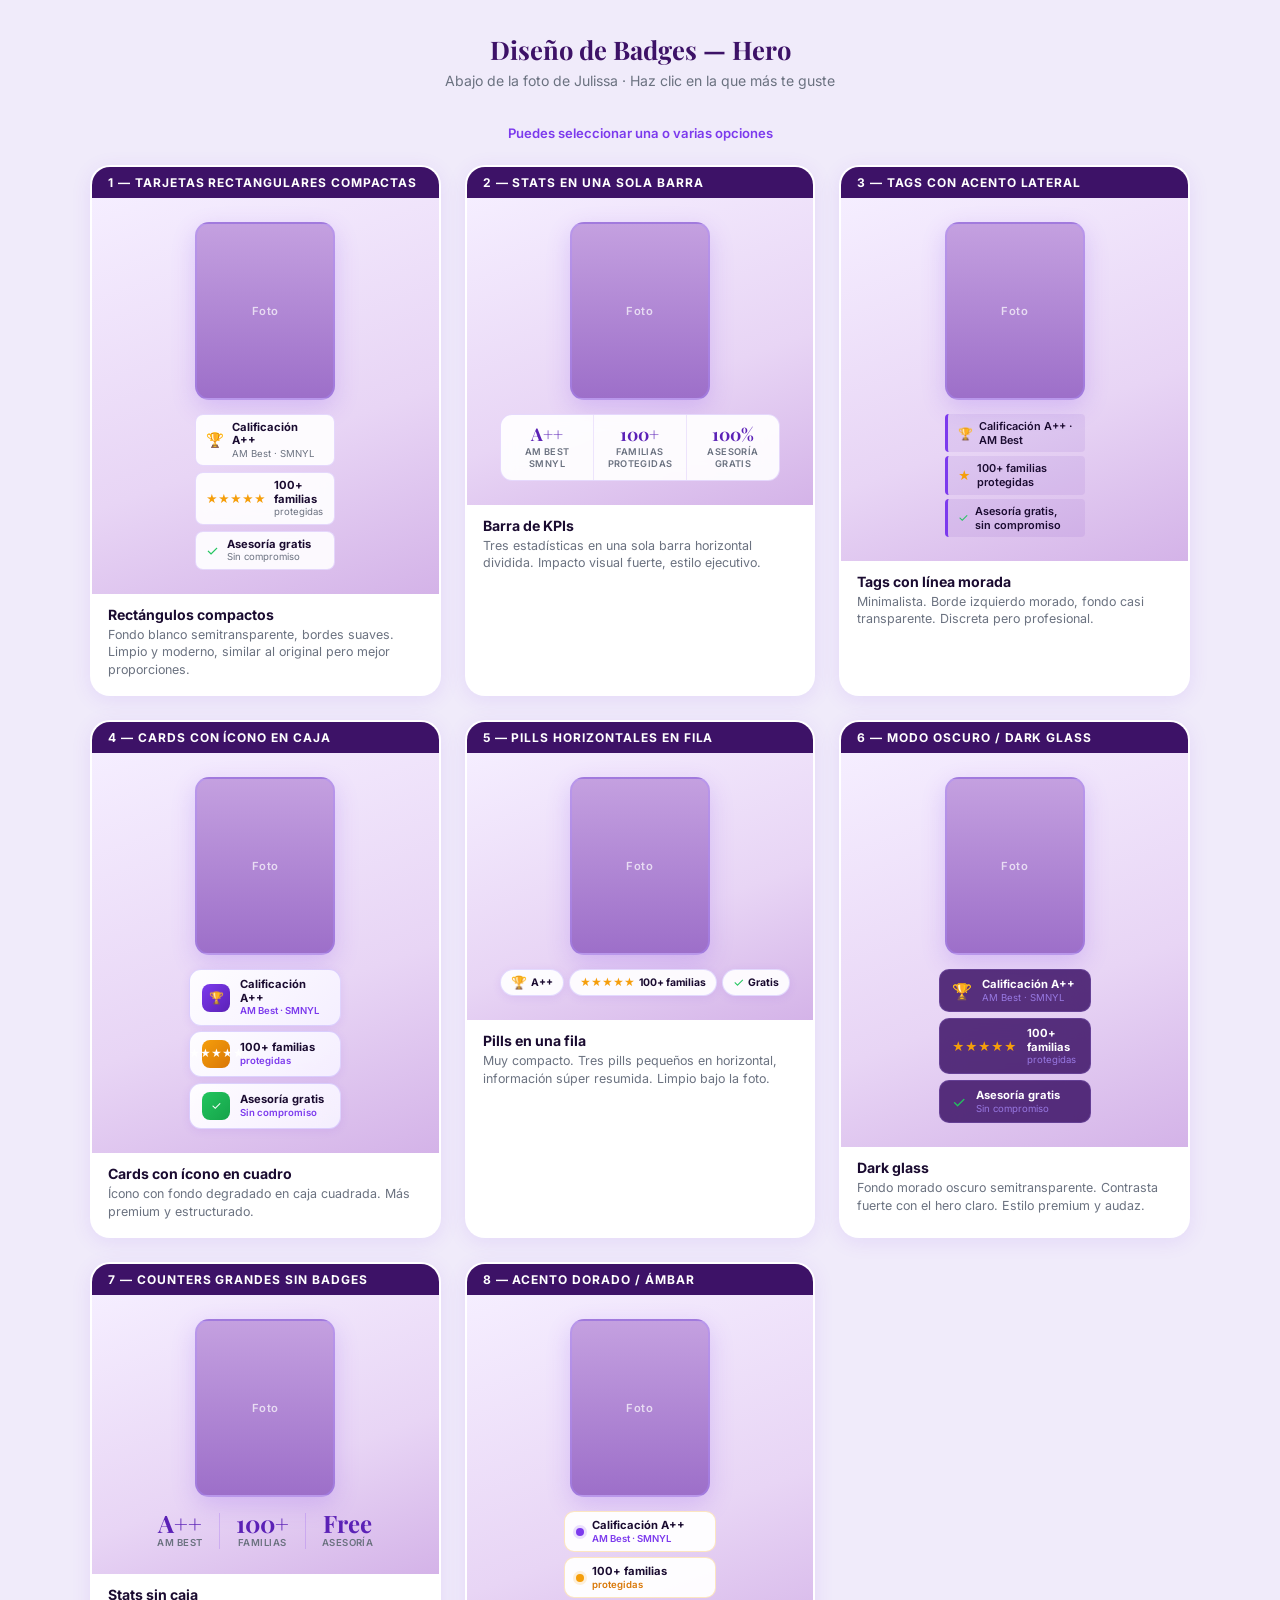
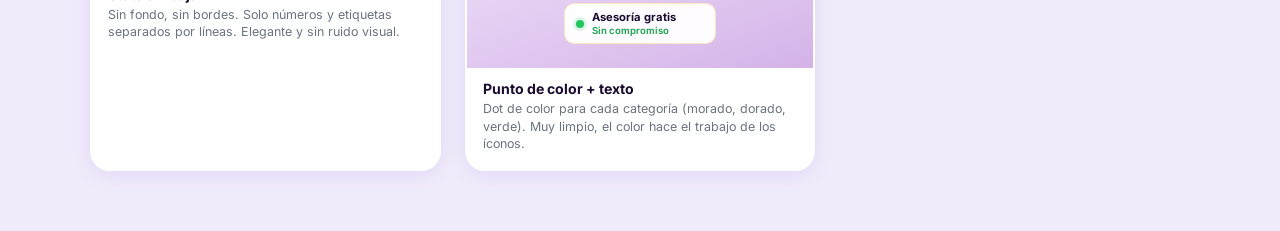
<file: .superpowers/brainstorm/70006-1774216731/badges.html>
<!DOCTYPE html>
<html lang="es">
<head>
<meta charset="UTF-8">
<meta name="viewport" content="width=device-width, initial-scale=1.0">
<title>Badge Designs</title>
<link href="https://fonts.googleapis.com/css2?family=Inter:wght@300;400;500;600;700;800&family=Playfair+Display:ital,wght@0,700;1,700&display=swap" rel="stylesheet">
<style>
  *, *::before, *::after { margin: 0; padding: 0; box-sizing: border-box; }
  body {
    font-family: 'Inter', sans-serif;
    background: #f0ebfa;
    color: #1A0B30;
    padding: 32px 24px 60px;
    min-height: 100vh;
  }

  h1 {
    font-family: 'Playfair Display', serif;
    font-size: 1.6rem;
    text-align: center;
    color: #3D1267;
    margin-bottom: 6px;
  }
  .subtitle {
    text-align: center;
    color: #6B7280;
    font-size: 0.88rem;
    margin-bottom: 36px;
  }

  .grid {
    display: grid;
    grid-template-columns: repeat(auto-fill, minmax(320px, 1fr));
    gap: 24px;
    max-width: 1100px;
    margin: 0 auto;
  }

  .card {
    background: white;
    border-radius: 20px;
    overflow: hidden;
    cursor: pointer;
    border: 2.5px solid transparent;
    transition: all 0.2s ease;
    box-shadow: 0 4px 20px rgba(124,58,237,0.10);
    position: relative;
  }
  .card:hover { transform: translateY(-3px); box-shadow: 0 8px 32px rgba(124,58,237,0.18); }
  .card.selected {
    border-color: #7C3AED;
    box-shadow: 0 0 0 4px rgba(124,58,237,0.18), 0 8px 32px rgba(124,58,237,0.20);
  }
  .card.selected::after {
    content: '✓ Seleccionado';
    position: absolute;
    top: 12px; right: 12px;
    background: #7C3AED;
    color: white;
    font-size: 0.72rem;
    font-weight: 700;
    padding: 4px 10px;
    border-radius: 20px;
    letter-spacing: 0.03em;
  }

  .card-label {
    background: #3D1267;
    color: white;
    font-size: 0.75rem;
    font-weight: 700;
    letter-spacing: 0.08em;
    text-transform: uppercase;
    padding: 8px 16px;
  }

  .preview {
    background: linear-gradient(160deg, #f5eeff 0%, #e8d5f5 60%, #d4b3e8 100%);
    padding: 24px 20px;
    display: flex;
    flex-direction: column;
    align-items: center;
    gap: 14px;
  }

  /* Shared photo placeholder */
  .photo-placeholder {
    width: 140px;
    height: 178px;
    border-radius: 14px;
    background: linear-gradient(180deg, #c4a0e0 0%, #9d6fc9 100%);
    display: flex;
    align-items: center;
    justify-content: center;
    color: rgba(255,255,255,0.7);
    font-size: 0.7rem;
    letter-spacing: 0.05em;
    font-weight: 600;
    border: 2px solid rgba(167,139,250,0.4);
    box-shadow: 0 8px 24px rgba(124,58,237,0.20);
    flex-shrink: 0;
  }

  /* ── OPCIÓN 1: Stat chips compactos ── */
  .opt1-badges { display: flex; flex-direction: column; gap: 6px; width: 140px; }
  .opt1-badge {
    display: flex; align-items: center; gap: 8px;
    background: rgba(255,255,255,0.90);
    border: 1px solid rgba(124,58,237,0.18);
    border-radius: 8px;
    padding: 6px 10px;
    backdrop-filter: blur(8px);
  }
  .opt1-icon { font-size: 0.9rem; flex-shrink: 0; }
  .opt1-text { display: flex; flex-direction: column; }
  .opt1-strong { font-size: 0.70rem; font-weight: 700; color: #1A0B30; line-height: 1.2; }
  .opt1-sub { font-size: 0.60rem; color: #6B7280; line-height: 1.2; }

  /* ── OPCIÓN 2: Stats en fila tipo KPI ── */
  .opt2-badges {
    display: flex; gap: 0;
    background: rgba(255,255,255,0.92);
    border-radius: 12px;
    border: 1px solid rgba(124,58,237,0.18);
    overflow: hidden;
    width: 100%;
    max-width: 280px;
    backdrop-filter: blur(8px);
  }
  .opt2-badge {
    flex: 1; padding: 10px 8px;
    text-align: center;
    border-right: 1px solid rgba(124,58,237,0.12);
  }
  .opt2-badge:last-child { border-right: none; }
  .opt2-num { font-family: 'Playfair Display', serif; font-size: 1.1rem; color: #5B21B6; font-weight: 700; display: block; line-height: 1; margin-bottom: 3px; }
  .opt2-label { font-size: 0.58rem; color: #6B7280; font-weight: 600; text-transform: uppercase; letter-spacing: 0.04em; line-height: 1.3; display: block; }

  /* ── OPCIÓN 3: Tags minimalistas ── */
  .opt3-badges { display: flex; flex-direction: column; gap: 4px; width: 140px; }
  .opt3-badge {
    display: flex; align-items: center; gap: 6px;
    padding: 5px 10px;
    border-radius: 4px;
    background: rgba(91,33,182,0.08);
    border-left: 3px solid #7C3AED;
  }
  .opt3-icon { font-size: 0.75rem; color: #7C3AED; flex-shrink: 0; }
  .opt3-text { font-size: 0.68rem; font-weight: 600; color: #1A0B30; line-height: 1.3; }

  /* ── OPCIÓN 4: Cards glassmorphism con gradiente ── */
  .opt4-badges { display: flex; flex-direction: column; gap: 6px; width: 152px; }
  .opt4-badge {
    display: flex; align-items: center; gap: 10px;
    background: linear-gradient(135deg, rgba(255,255,255,0.95) 0%, rgba(245,240,255,0.95) 100%);
    border: 1px solid rgba(167,139,250,0.35);
    border-radius: 12px;
    padding: 8px 12px;
    backdrop-filter: blur(12px);
    box-shadow: 0 2px 8px rgba(124,58,237,0.10);
  }
  .opt4-icon-wrap {
    width: 28px; height: 28px;
    border-radius: 8px;
    background: linear-gradient(135deg, #7C3AED, #5B21B6);
    display: flex; align-items: center; justify-content: center;
    flex-shrink: 0;
    font-size: 0.75rem;
    color: white;
  }
  .opt4-text { display: flex; flex-direction: column; }
  .opt4-strong { font-size: 0.70rem; font-weight: 700; color: #1A0B30; line-height: 1.2; }
  .opt4-sub { font-size: 0.60rem; color: #7C3AED; font-weight: 600; line-height: 1.2; }

  /* ── OPCIÓN 5: Horizontal floating row ── */
  .opt5-badges { display: flex; gap: 5px; flex-wrap: nowrap; max-width: 280px; }
  .opt5-badge {
    display: flex; align-items: center; gap: 4px;
    background: rgba(255,255,255,0.92);
    border: 1px solid rgba(167,139,250,0.30);
    border-radius: 20px;
    padding: 5px 10px;
    white-space: nowrap;
    box-shadow: 0 2px 8px rgba(124,58,237,0.10);
    backdrop-filter: blur(8px);
  }
  .opt5-icon { font-size: 0.8rem; }
  .opt5-text { font-size: 0.65rem; font-weight: 700; color: #1A0B30; }

  /* ── OPCIÓN 6: Dark modo tarjeta ── */
  .opt6-badges { display: flex; flex-direction: column; gap: 6px; width: 152px; }
  .opt6-badge {
    display: flex; align-items: center; gap: 10px;
    background: rgba(61,18,103,0.85);
    border: 1px solid rgba(167,139,250,0.20);
    border-radius: 10px;
    padding: 8px 12px;
    backdrop-filter: blur(12px);
  }
  .opt6-icon { font-size: 1rem; color: #A78BFA; flex-shrink: 0; }
  .opt6-text { display: flex; flex-direction: column; }
  .opt6-strong { font-size: 0.70rem; font-weight: 700; color: white; line-height: 1.2; }
  .opt6-sub { font-size: 0.60rem; color: rgba(167,139,250,0.80); line-height: 1.2; }

  /* ── OPCIÓN 7: Solo números grandes estilo counter ── */
  .opt7-badges {
    display: flex; gap: 16px;
    width: 100%; max-width: 280px;
    justify-content: center;
  }
  .opt7-badge { display: flex; flex-direction: column; align-items: center; gap: 2px; }
  .opt7-num { font-family: 'Playfair Display', serif; font-size: 1.5rem; color: #5B21B6; font-weight: 700; line-height: 1; }
  .opt7-label { font-size: 0.60rem; color: #6B7280; font-weight: 600; text-align: center; text-transform: uppercase; letter-spacing: 0.05em; max-width: 60px; line-height: 1.3; }
  .opt7-sep { width: 1px; height: 36px; background: rgba(124,58,237,0.20); align-self: center; }

  /* ── OPCIÓN 8: Ámbar/dorado highlight ── */
  .opt8-badges { display: flex; flex-direction: column; gap: 5px; width: 152px; }
  .opt8-badge {
    display: flex; align-items: center; gap: 8px;
    background: rgba(255,255,255,0.95);
    border: 1px solid rgba(245,158,11,0.25);
    border-radius: 10px;
    padding: 7px 11px;
  }
  .opt8-dot {
    width: 8px; height: 8px; border-radius: 50%;
    background: #F59E0B;
    flex-shrink: 0;
    box-shadow: 0 0 0 3px rgba(245,158,11,0.15);
  }
  .opt8-text { display: flex; flex-direction: column; }
  .opt8-strong { font-size: 0.70rem; font-weight: 700; color: #1A0B30; line-height: 1.2; }
  .opt8-sub { font-size: 0.60rem; color: #D97706; font-weight: 600; line-height: 1.2; }

  .desc {
    padding: 12px 16px 16px;
  }
  .desc h3 { font-size: 0.88rem; font-weight: 700; color: #1A0B30; margin-bottom: 3px; }
  .desc p { font-size: 0.78rem; color: #6B7280; line-height: 1.4; }

  .instruction {
    text-align: center;
    font-size: 0.82rem;
    color: #7C3AED;
    font-weight: 600;
    margin-bottom: 24px;
  }
</style>
</head>
<body>
<h1>Diseño de Badges — Hero</h1>
<p class="subtitle">Abajo de la foto de Julissa · Haz clic en la que más te guste</p>
<p class="instruction">Puedes seleccionar una o varias opciones</p>

<div class="grid">

  <!-- OPCIÓN 1 -->
  <div class="card" data-choice="1" onclick="toggleCard(this)">
    <div class="card-label">1 — Tarjetas rectangulares compactas</div>
    <div class="preview">
      <div class="photo-placeholder">Foto</div>
      <div class="opt1-badges">
        <div class="opt1-badge">
          <span class="opt1-icon">🏆</span>
          <div class="opt1-text"><span class="opt1-strong">Calificación A++</span><span class="opt1-sub">AM Best · SMNYL</span></div>
        </div>
        <div class="opt1-badge">
          <span class="opt1-icon" style="color:#F59E0B;font-size:0.7rem;">★★★★★</span>
          <div class="opt1-text"><span class="opt1-strong">100+ familias</span><span class="opt1-sub">protegidas</span></div>
        </div>
        <div class="opt1-badge">
          <span class="opt1-icon" style="color:#22c55e;">✓</span>
          <div class="opt1-text"><span class="opt1-strong">Asesoría gratis</span><span class="opt1-sub">Sin compromiso</span></div>
        </div>
      </div>
    </div>
    <div class="desc">
      <h3>Rectángulos compactos</h3>
      <p>Fondo blanco semitransparente, bordes suaves. Limpio y moderno, similar al original pero mejor proporciones.</p>
    </div>
  </div>

  <!-- OPCIÓN 2 -->
  <div class="card" data-choice="2" onclick="toggleCard(this)">
    <div class="card-label">2 — Stats en una sola barra</div>
    <div class="preview">
      <div class="photo-placeholder">Foto</div>
      <div class="opt2-badges">
        <div class="opt2-badge">
          <span class="opt2-num">A++</span>
          <span class="opt2-label">AM Best SMNYL</span>
        </div>
        <div class="opt2-badge">
          <span class="opt2-num">100+</span>
          <span class="opt2-label">familias protegidas</span>
        </div>
        <div class="opt2-badge">
          <span class="opt2-num">100%</span>
          <span class="opt2-label">asesoría gratis</span>
        </div>
      </div>
    </div>
    <div class="desc">
      <h3>Barra de KPIs</h3>
      <p>Tres estadísticas en una sola barra horizontal dividida. Impacto visual fuerte, estilo ejecutivo.</p>
    </div>
  </div>

  <!-- OPCIÓN 3 -->
  <div class="card" data-choice="3" onclick="toggleCard(this)">
    <div class="card-label">3 — Tags con acento lateral</div>
    <div class="preview">
      <div class="photo-placeholder">Foto</div>
      <div class="opt3-badges">
        <div class="opt3-badge">
          <span class="opt3-icon">🏆</span>
          <span class="opt3-text">Calificación A++ · AM Best</span>
        </div>
        <div class="opt3-badge">
          <span class="opt3-icon" style="color:#F59E0B;">★</span>
          <span class="opt3-text">100+ familias protegidas</span>
        </div>
        <div class="opt3-badge">
          <span class="opt3-icon" style="color:#22c55e;">✓</span>
          <span class="opt3-text">Asesoría gratis, sin compromiso</span>
        </div>
      </div>
    </div>
    <div class="desc">
      <h3>Tags con línea morada</h3>
      <p>Minimalista. Borde izquierdo morado, fondo casi transparente. Discreta pero profesional.</p>
    </div>
  </div>

  <!-- OPCIÓN 4 -->
  <div class="card" data-choice="4" onclick="toggleCard(this)">
    <div class="card-label">4 — Cards con ícono en caja</div>
    <div class="preview">
      <div class="photo-placeholder">Foto</div>
      <div class="opt4-badges">
        <div class="opt4-badge">
          <div class="opt4-icon-wrap">🏆</div>
          <div class="opt4-text"><span class="opt4-strong">Calificación A++</span><span class="opt4-sub">AM Best · SMNYL</span></div>
        </div>
        <div class="opt4-badge">
          <div class="opt4-icon-wrap" style="background:linear-gradient(135deg,#F59E0B,#D97706);font-size:0.65rem;">★★★★★</div>
          <div class="opt4-text"><span class="opt4-strong">100+ familias</span><span class="opt4-sub">protegidas</span></div>
        </div>
        <div class="opt4-badge">
          <div class="opt4-icon-wrap" style="background:linear-gradient(135deg,#22c55e,#16a34a);">✓</div>
          <div class="opt4-text"><span class="opt4-strong">Asesoría gratis</span><span class="opt4-sub">Sin compromiso</span></div>
        </div>
      </div>
    </div>
    <div class="desc">
      <h3>Cards con ícono en cuadro</h3>
      <p>Ícono con fondo degradado en caja cuadrada. Más premium y estructurado.</p>
    </div>
  </div>

  <!-- OPCIÓN 5 -->
  <div class="card" data-choice="5" onclick="toggleCard(this)">
    <div class="card-label">5 — Pills horizontales en fila</div>
    <div class="preview">
      <div class="photo-placeholder">Foto</div>
      <div class="opt5-badges">
        <div class="opt5-badge">
          <span class="opt5-icon">🏆</span>
          <span class="opt5-text">A++</span>
        </div>
        <div class="opt5-badge">
          <span class="opt5-icon" style="color:#F59E0B;font-size:0.65rem;">★★★★★</span>
          <span class="opt5-text">100+ familias</span>
        </div>
        <div class="opt5-badge">
          <span class="opt5-icon" style="color:#22c55e;">✓</span>
          <span class="opt5-text">Gratis</span>
        </div>
      </div>
    </div>
    <div class="desc">
      <h3>Pills en una fila</h3>
      <p>Muy compacto. Tres pills pequeños en horizontal, información súper resumida. Limpio bajo la foto.</p>
    </div>
  </div>

  <!-- OPCIÓN 6 -->
  <div class="card" data-choice="6" onclick="toggleCard(this)">
    <div class="card-label">6 — Modo oscuro / Dark glass</div>
    <div class="preview">
      <div class="photo-placeholder">Foto</div>
      <div class="opt6-badges">
        <div class="opt6-badge">
          <span class="opt6-icon">🏆</span>
          <div class="opt6-text"><span class="opt6-strong">Calificación A++</span><span class="opt6-sub">AM Best · SMNYL</span></div>
        </div>
        <div class="opt6-badge">
          <span class="opt6-icon" style="color:#F59E0B;font-size:0.75rem;">★★★★★</span>
          <div class="opt6-text"><span class="opt6-strong">100+ familias</span><span class="opt6-sub">protegidas</span></div>
        </div>
        <div class="opt6-badge">
          <span class="opt6-icon" style="color:#22c55e;">✓</span>
          <div class="opt6-text"><span class="opt6-strong">Asesoría gratis</span><span class="opt6-sub">Sin compromiso</span></div>
        </div>
      </div>
    </div>
    <div class="desc">
      <h3>Dark glass</h3>
      <p>Fondo morado oscuro semitransparente. Contrasta fuerte con el hero claro. Estilo premium y audaz.</p>
    </div>
  </div>

  <!-- OPCIÓN 7 -->
  <div class="card" data-choice="7" onclick="toggleCard(this)">
    <div class="card-label">7 — Counters grandes sin badges</div>
    <div class="preview">
      <div class="photo-placeholder">Foto</div>
      <div class="opt7-badges">
        <div class="opt7-badge">
          <span class="opt7-num">A++</span>
          <span class="opt7-label">AM Best</span>
        </div>
        <div class="opt7-sep"></div>
        <div class="opt7-badge">
          <span class="opt7-num">100+</span>
          <span class="opt7-label">Familias</span>
        </div>
        <div class="opt7-sep"></div>
        <div class="opt7-badge">
          <span class="opt7-num">Free</span>
          <span class="opt7-label">Asesoría</span>
        </div>
      </div>
    </div>
    <div class="desc">
      <h3>Stats sin caja</h3>
      <p>Sin fondo, sin bordes. Solo números y etiquetas separados por líneas. Elegante y sin ruido visual.</p>
    </div>
  </div>

  <!-- OPCIÓN 8 -->
  <div class="card" data-choice="8" onclick="toggleCard(this)">
    <div class="card-label">8 — Acento dorado / ámbar</div>
    <div class="preview">
      <div class="photo-placeholder">Foto</div>
      <div class="opt8-badges">
        <div class="opt8-badge">
          <div class="opt8-dot" style="background:#7C3AED;box-shadow:0 0 0 3px rgba(124,58,237,0.15);"></div>
          <div class="opt8-text"><span class="opt8-strong">Calificación A++</span><span class="opt8-sub" style="color:#7C3AED;">AM Best · SMNYL</span></div>
        </div>
        <div class="opt8-badge">
          <div class="opt8-dot"></div>
          <div class="opt8-text"><span class="opt8-strong">100+ familias</span><span class="opt8-sub">protegidas</span></div>
        </div>
        <div class="opt8-badge">
          <div class="opt8-dot" style="background:#22c55e;box-shadow:0 0 0 3px rgba(34,197,94,0.15);"></div>
          <div class="opt8-text"><span class="opt8-strong">Asesoría gratis</span><span class="opt8-sub" style="color:#16a34a;">Sin compromiso</span></div>
        </div>
      </div>
    </div>
    <div class="desc">
      <h3>Punto de color + texto</h3>
      <p>Dot de color para cada categoría (morado, dorado, verde). Muy limpio, el color hace el trabajo de los íconos.</p>
    </div>
  </div>

</div>

<script>
function toggleCard(el) {
  el.classList.toggle('selected');
  const selected = [...document.querySelectorAll('.card.selected')].map(c => c.dataset.choice);
  try {
    if (window.parent && window.parent.recordSelection) {
      window.parent.recordSelection(selected.join(','), selected.map(c => 'Opción ' + c).join(', '));
    }
  } catch(e) {}
  // Also try the superpowers helper
  if (typeof recordChoice === 'function') recordChoice(selected.join(','), selected.map(c => 'Opción ' + c).join(', '));
}
</script>
</body>
</html>
</file>
